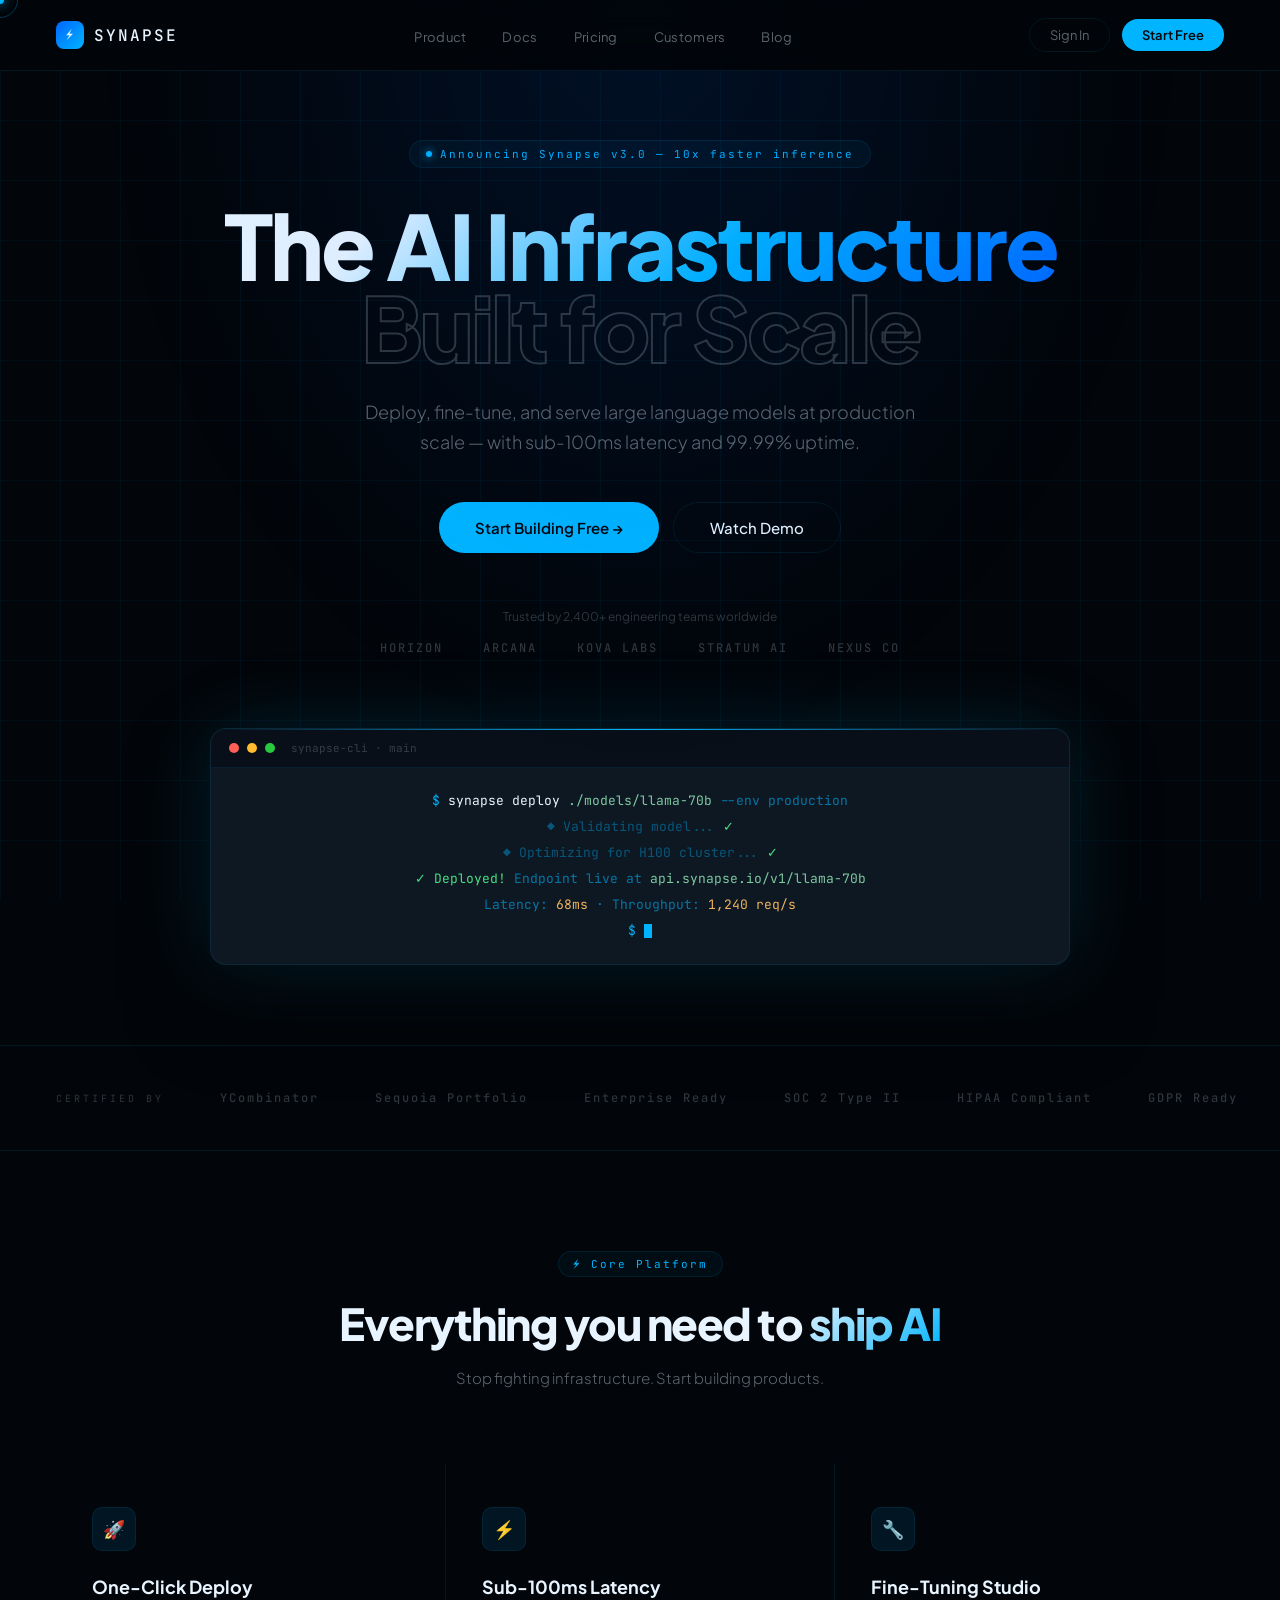
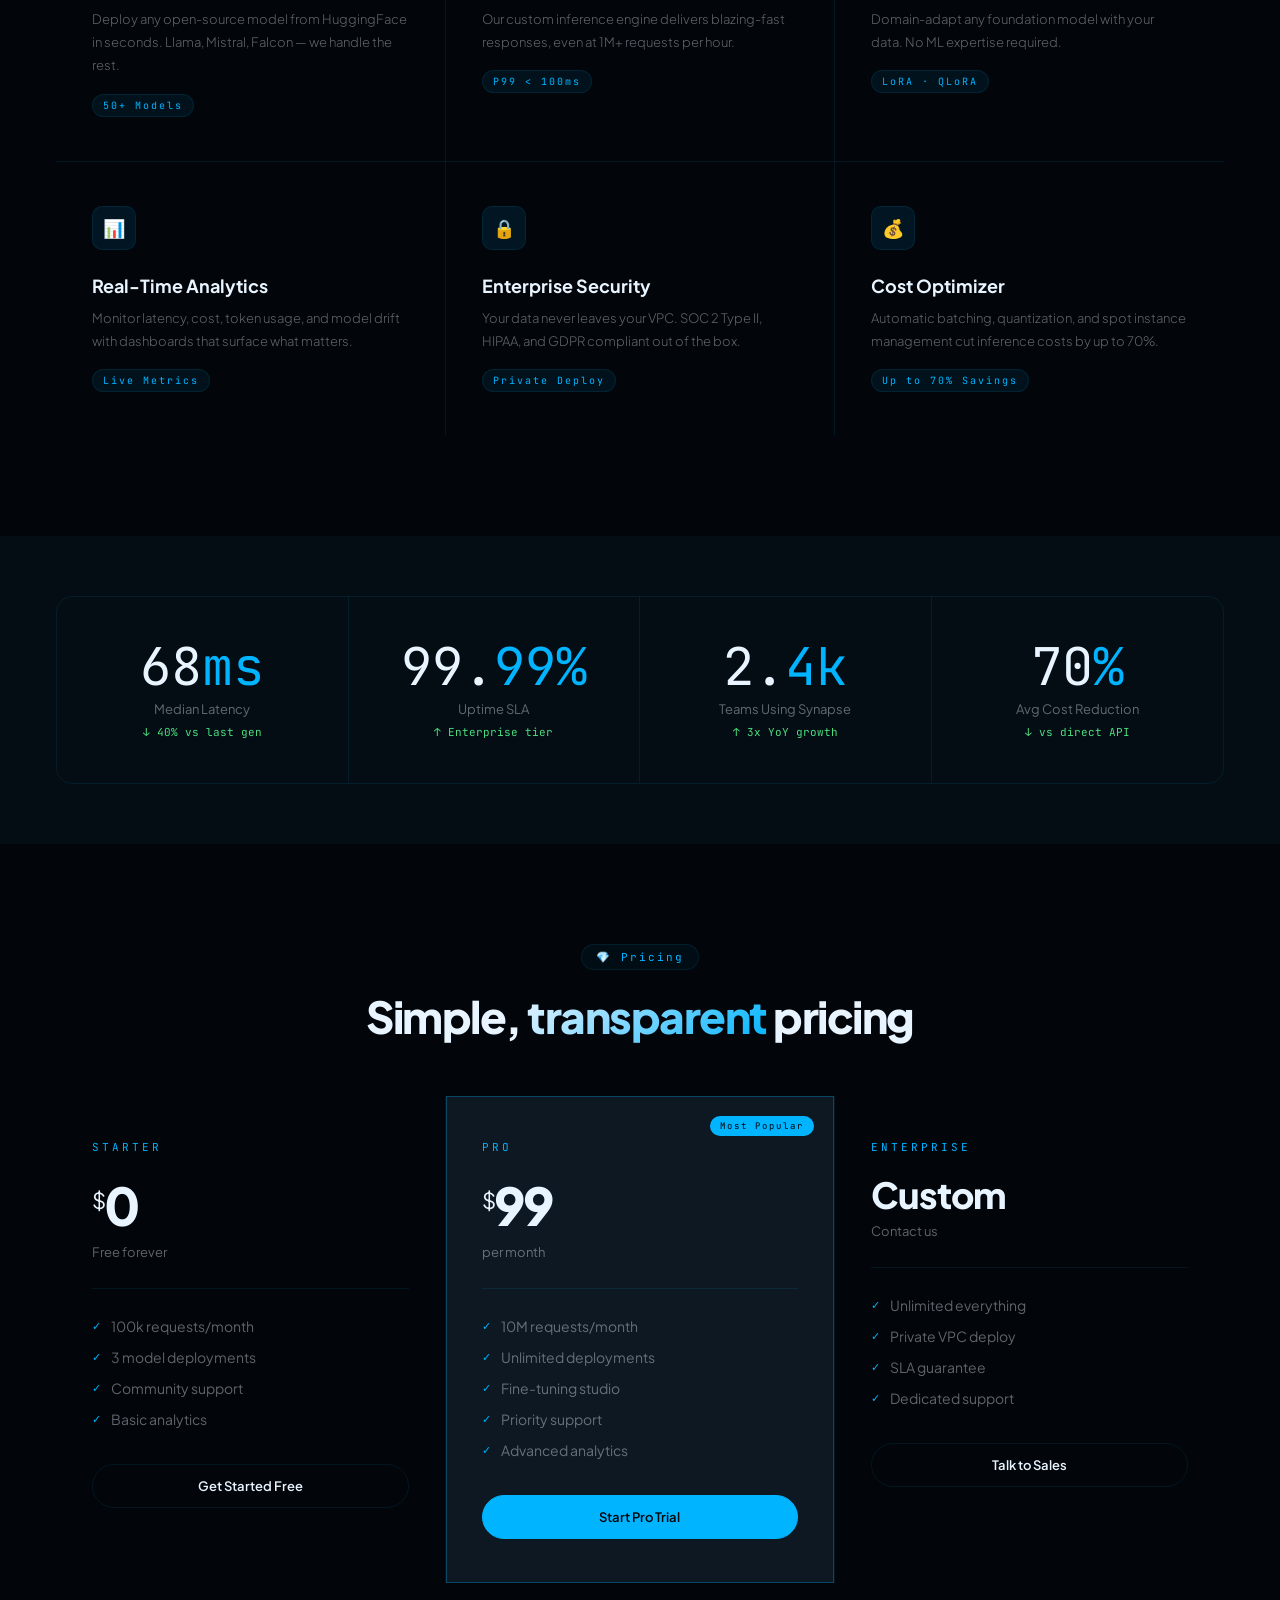
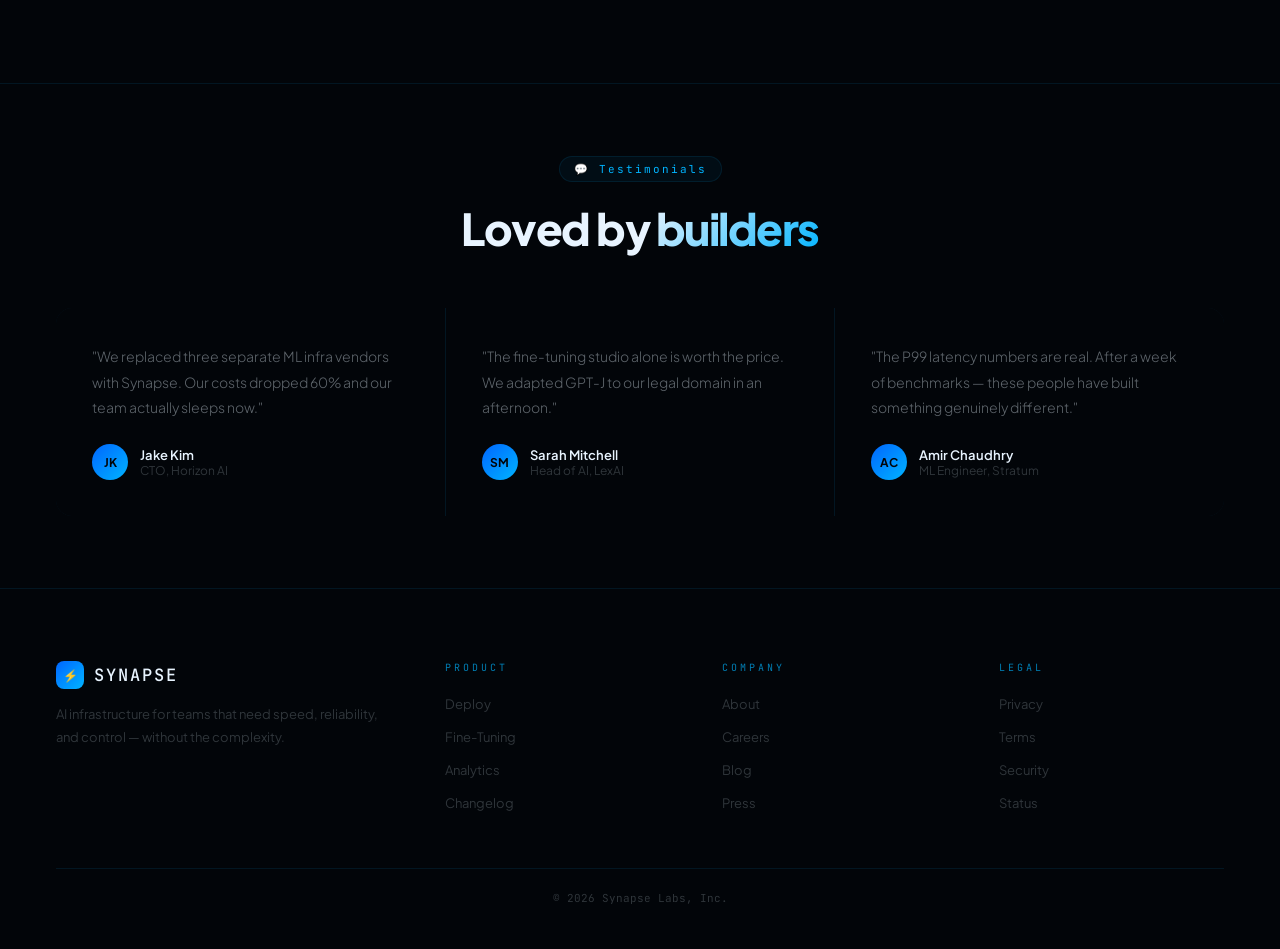
<file: subcode/site4-ai.html>
<!DOCTYPE html>
<html lang="en">
<head>
<meta charset="UTF-8"/><meta name="viewport" content="width=device-width, initial-scale=1.0"/>
<title>SYNAPSE — AI Infrastructure</title>
<link href="https://fonts.googleapis.com/css2?family=Plus+Jakarta+Sans:wght@300;400;500;600;700;800&family=JetBrains+Mono:wght@300;400;500&display=swap" rel="stylesheet"/>
<style>
*,*::before,*::after{margin:0;padding:0;box-sizing:border-box;}
:root{--void:#020509;--deep:#050d14;--dark:#080f18;--panel:#0d1822;--border:rgba(0,180,255,.1);--borderlg:rgba(0,180,255,.05);--cyan:#00b4ff;--blue:#0066ff;--glow:rgba(0,180,255,.15);--glowstr:rgba(0,180,255,.4);--white:#e8f4ff;--dim:rgba(232,244,255,.4);--dimmer:rgba(232,244,255,.2);}
html{scroll-behavior:smooth;}
body{background:var(--void);color:var(--white);font-family:'Plus Jakarta Sans',sans-serif;overflow-x:hidden;cursor:none;}
@media(max-width:768px){body{cursor:auto;}}
.cur{position:fixed;width:8px;height:8px;background:var(--cyan);border-radius:50%;pointer-events:none;z-index:9999;transform:translate(-50%,-50%);box-shadow:0 0 12px var(--cyan);}
.cur-ring{position:fixed;width:36px;height:36px;border:1px solid var(--cyan);border-radius:50%;pointer-events:none;z-index:9998;transform:translate(-50%,-50%);transition:all .2s;opacity:.3;}
@media(max-width:768px){.cur,.cur-ring{display:none;}}
body::before{content:'';position:fixed;inset:0;background-image:linear-gradient(var(--borderlg) 1px,transparent 1px),linear-gradient(90deg,var(--borderlg) 1px,transparent 1px);background-size:60px 60px;pointer-events:none;}
body::after{content:'';position:fixed;top:0;left:0;right:0;height:100vh;background:radial-gradient(ellipse at 50% 0%,rgba(0,102,255,.12),transparent 60%);pointer-events:none;}

nav{position:fixed;top:0;left:0;right:0;z-index:200;display:flex;align-items:center;justify-content:space-between;padding:18px 56px;border-bottom:1px solid var(--border);background:rgba(2,5,9,.88);backdrop-filter:blur(20px);}
.nav-logo{display:flex;align-items:center;gap:10px;font-family:'JetBrains Mono',monospace;font-size:16px;font-weight:500;letter-spacing:2px;}
.logo-icon{width:28px;height:28px;background:linear-gradient(135deg,var(--blue),var(--cyan));border-radius:8px;display:flex;align-items:center;justify-content:center;font-size:12px;flex-shrink:0;}
.nav-links{display:flex;gap:36px;list-style:none;}
.nav-links a{font-size:13px;color:var(--dim);text-decoration:none;letter-spacing:.3px;transition:color .2s;}
.nav-links a:hover{color:var(--white);}
.nav-right{display:flex;align-items:center;gap:12px;}
.btn-nav-ghost{font-size:13px;padding:8px 20px;border:1px solid var(--border);color:var(--dim);text-decoration:none;transition:all .3s;border-radius:100px;}
.btn-nav-ghost:hover{border-color:var(--cyan);color:var(--cyan);}
.btn-nav-solid{font-size:13px;font-weight:600;padding:8px 20px;background:var(--cyan);color:var(--void);text-decoration:none;transition:all .3s;border-radius:100px;}
.btn-nav-solid:hover{background:#33c6ff;box-shadow:0 0 20px var(--glowstr);}
.hamburger{display:none;flex-direction:column;gap:5px;cursor:pointer;background:none;border:none;}
.hamburger span{width:22px;height:2px;background:var(--white);display:block;border-radius:2px;}
.mob-menu{display:none;position:fixed;inset:0;background:rgba(2,5,9,.97);z-index:500;flex-direction:column;align-items:center;justify-content:center;gap:24px;}
.mob-menu.open{display:flex;}
.mob-menu a{font-family:'JetBrains Mono',monospace;font-size:14px;letter-spacing:3px;text-transform:uppercase;color:var(--white);text-decoration:none;opacity:.5;transition:all .3s;}
.mob-menu a:hover{opacity:1;color:var(--cyan);}
.mob-close{position:absolute;top:24px;right:24px;font-size:28px;color:var(--white);cursor:pointer;background:none;border:none;opacity:.4;}

/* HERO */
.hero{min-height:100vh;display:flex;flex-direction:column;align-items:center;justify-content:center;padding:140px 56px 80px;text-align:center;position:relative;}
.hero-badge{display:inline-flex;align-items:center;gap:8px;font-family:'JetBrains Mono',monospace;font-size:11px;letter-spacing:2px;padding:6px 16px;border:1px solid var(--border);color:var(--cyan);background:rgba(0,180,255,.05);border-radius:100px;margin-bottom:36px;animation:fadeDown .6s ease both;}
.badge-dot{width:6px;height:6px;border-radius:50%;background:var(--cyan);box-shadow:0 0 8px var(--cyan);animation:pulse 2s infinite;}
@keyframes pulse{0%,100%{opacity:1;}50%{opacity:.4;}}
@keyframes fadeDown{from{opacity:0;transform:translateY(-20px);}to{opacity:1;transform:translateY(0);}}
@keyframes fadeUp{from{opacity:0;transform:translateY(40px);}to{opacity:1;transform:translateY(0);}}
.hero-title{font-size:clamp(44px,7vw,100px);font-weight:800;line-height:.92;letter-spacing:-3px;margin-bottom:28px;animation:fadeUp .8s ease .1s both;}
.hero-title .grad{background:linear-gradient(135deg,var(--white) 20%,var(--cyan) 60%,var(--blue) 100%);-webkit-background-clip:text;-webkit-text-fill-color:transparent;background-clip:text;}
.hero-title .outline{color:transparent;-webkit-text-stroke:2px rgba(232,244,255,.2);}
.hero-sub{font-size:clamp(15px,2vw,18px);font-weight:300;color:var(--dim);max-width:560px;line-height:1.7;margin:0 auto 44px;animation:fadeUp .8s ease .2s both;}
.hero-actions{display:flex;gap:14px;justify-content:center;flex-wrap:wrap;animation:fadeUp .8s ease .3s both;}
.btn-primary-lg{display:inline-flex;align-items:center;gap:10px;font-size:15px;font-weight:600;padding:15px 36px;background:var(--cyan);color:var(--void);text-decoration:none;transition:all .3s;border-radius:100px;}
.btn-primary-lg:hover{background:#33c6ff;box-shadow:0 0 40px var(--glowstr);}
.btn-secondary-lg{display:inline-flex;align-items:center;gap:10px;font-size:15px;font-weight:500;padding:15px 36px;border:1px solid var(--border);color:var(--white);text-decoration:none;transition:all .3s;border-radius:100px;}
.btn-secondary-lg:hover{border-color:var(--cyan);background:var(--glow);}
.hero-trust{margin-top:56px;animation:fadeUp .8s ease .5s both;}
.trust-label{font-size:12px;color:var(--dimmer);margin-bottom:16px;}
.trust-logos{display:flex;gap:40px;justify-content:center;align-items:center;flex-wrap:wrap;}
.trust-logo{font-family:'JetBrains Mono',monospace;font-size:12px;font-weight:500;color:var(--dimmer);letter-spacing:2px;text-transform:uppercase;}
.hero-terminal{margin-top:72px;width:100%;max-width:860px;background:var(--panel);border:1px solid var(--border);position:relative;overflow:hidden;border-radius:16px;box-shadow:0 0 80px var(--glow),0 40px 80px rgba(0,0,0,.5);animation:fadeUp .8s ease .4s both;}
.hero-terminal::before{content:'';position:absolute;top:0;left:0;right:0;height:1px;background:linear-gradient(to right,transparent,var(--cyan),transparent);}
.terminal-bar{display:flex;align-items:center;gap:8px;padding:12px 18px;border-bottom:1px solid var(--border);background:var(--dark);}
.t-dot{width:10px;height:10px;border-radius:50%;}
.terminal-title{font-family:'JetBrains Mono',monospace;font-size:11px;color:var(--dimmer);margin-left:8px;}
.terminal-body{padding:20px;}
.t-line{font-family:'JetBrains Mono',monospace;font-size:13px;line-height:2;color:var(--dim);}
.t-line .prompt{color:var(--cyan);}
.t-line .cmd{color:var(--white);}
.t-line .out{color:rgba(0,180,255,.6);}
.t-line .str{color:#7ec8a0;}
.t-line .num{color:#f0b35b;}
.t-cursor{display:inline-block;width:8px;height:14px;background:var(--cyan);animation:blink 1s step-end infinite;vertical-align:middle;}
@keyframes blink{0%,100%{opacity:1;}50%{opacity:0;}}

/* LOGOS */
.logos-row{padding:44px 56px;border-top:1px solid var(--border);border-bottom:1px solid var(--border);display:flex;align-items:center;gap:56px;overflow:hidden;flex-wrap:nowrap;}
.logos-label{font-family:'JetBrains Mono',monospace;font-size:10px;letter-spacing:3px;text-transform:uppercase;color:var(--dimmer);white-space:nowrap;flex-shrink:0;}
.logos-track{display:flex;gap:56px;animation:ticker 20s linear infinite;}
.logos-track span{font-family:'JetBrains Mono',monospace;font-size:12px;font-weight:500;color:var(--dimmer);letter-spacing:2px;white-space:nowrap;}
@keyframes ticker{0%{transform:translateX(0);}100%{transform:translateX(-50%);}}

/* FEATURES */
.features{padding:100px 56px;}
.feat-header{text-align:center;margin-bottom:72px;}
.section-chip{display:inline-flex;align-items:center;gap:6px;font-family:'JetBrains Mono',monospace;font-size:11px;letter-spacing:2px;padding:5px 14px;border:1px solid var(--border);color:var(--cyan);background:rgba(0,180,255,.05);border-radius:100px;margin-bottom:18px;}
.section-title{font-size:clamp(28px,4vw,44px);font-weight:800;letter-spacing:-1.5px;margin-bottom:14px;}
.section-title .grad{background:linear-gradient(135deg,var(--white),var(--cyan));-webkit-background-clip:text;-webkit-text-fill-color:transparent;background-clip:text;}
.section-sub{font-size:15px;font-weight:300;color:var(--dim);max-width:480px;margin:0 auto;line-height:1.7;}
.feat-grid{display:grid;grid-template-columns:repeat(3,1fr);gap:1px;background:var(--border);border-radius:16px;overflow:hidden;}
.feat-card{background:var(--void);padding:44px 36px;position:relative;overflow:hidden;transition:background .4s;}
.feat-card::before{content:'';position:absolute;top:0;left:0;right:0;height:2px;background:linear-gradient(to right,transparent,var(--cyan),transparent);opacity:0;transition:opacity .4s;}
.feat-card:hover{background:var(--panel);}
.feat-card:hover::before{opacity:1;}
.feat-icon{width:44px;height:44px;background:rgba(0,180,255,.1);border:1px solid var(--border);border-radius:10px;display:flex;align-items:center;justify-content:center;font-size:18px;margin-bottom:24px;transition:all .4s;}
.feat-card:hover .feat-icon{background:rgba(0,180,255,.2);border-color:var(--cyan);box-shadow:0 0 20px var(--glow);}
.feat-title{font-size:18px;font-weight:700;margin-bottom:10px;}
.feat-desc{font-size:13px;font-weight:300;color:var(--dim);line-height:1.8;}
.feat-badge{display:inline-block;margin-top:16px;font-family:'JetBrains Mono',monospace;font-size:10px;letter-spacing:2px;padding:4px 10px;background:rgba(0,180,255,.08);border:1px solid var(--border);color:var(--cyan);border-radius:100px;}

/* METRICS */
.metrics{padding:60px 56px;background:var(--deep);}
.metrics-inner{display:grid;grid-template-columns:repeat(4,1fr);border:1px solid var(--border);border-radius:16px;overflow:hidden;}
.metric{padding:44px 36px;border-right:1px solid var(--border);text-align:center;}
.metric:last-child{border-right:none;}
.metric-val{font-family:'JetBrains Mono',monospace;font-size:52px;font-weight:400;line-height:1;}
.metric-val span{color:var(--cyan);}
.metric-label{font-size:13px;color:var(--dim);margin-top:8px;}
.metric-trend{font-family:'JetBrains Mono',monospace;font-size:11px;color:#4ade80;margin-top:8px;}

/* PRICING */
.pricing{padding:100px 56px;}
.plans{display:grid;grid-template-columns:repeat(3,1fr);gap:1px;background:var(--border);border-radius:16px;overflow:hidden;}
.plan{background:var(--void);padding:44px 36px;position:relative;overflow:hidden;}
.plan.featured{background:var(--panel);}
.plan.featured::before{content:'';position:absolute;inset:0;border:1px solid rgba(0,180,255,.3);pointer-events:none;border-radius:inherit;}
.plan-badge{position:absolute;top:20px;right:20px;font-family:'JetBrains Mono',monospace;font-size:9px;letter-spacing:2px;padding:4px 10px;background:var(--cyan);color:var(--void);border-radius:100px;}
.plan-name{font-family:'JetBrains Mono',monospace;font-size:11px;letter-spacing:3px;text-transform:uppercase;color:var(--cyan);margin-bottom:18px;}
.plan-price{font-size:52px;font-weight:800;letter-spacing:-2px;margin-bottom:6px;}
.plan-price sup{font-size:22px;font-weight:400;vertical-align:top;margin-top:14px;display:inline-block;}
.plan-period{font-size:13px;color:var(--dim);margin-bottom:28px;}
.plan-divider{height:1px;background:var(--border);margin-bottom:28px;}
.plan-features{list-style:none;display:flex;flex-direction:column;gap:13px;margin-bottom:36px;}
.plan-features li{display:flex;align-items:center;gap:10px;font-size:14px;color:var(--dim);}
.plan-features li::before{content:'✓';color:var(--cyan);font-family:'JetBrains Mono',monospace;font-size:11px;flex-shrink:0;}
.plan-cta{display:block;text-align:center;font-size:13px;font-weight:600;padding:13px;border:1px solid var(--border);color:var(--white);text-decoration:none;transition:all .3s;border-radius:100px;}
.plan-cta:hover{border-color:var(--cyan);background:rgba(0,180,255,.08);color:var(--cyan);}
.plan.featured .plan-cta{background:var(--cyan);color:var(--void);border-color:var(--cyan);}
.plan.featured .plan-cta:hover{background:#33c6ff;box-shadow:0 0 30px var(--glowstr);}

/* PROOF */
.proof{padding:72px 56px;border-top:1px solid var(--border);}
.proof-grid{display:grid;grid-template-columns:repeat(3,1fr);gap:1px;background:var(--border);border-radius:16px;overflow:hidden;}
.proof-card{background:var(--void);padding:36px;}
.proof-quote{font-size:14px;font-weight:300;line-height:1.8;color:var(--dim);margin-bottom:24px;}
.proof-author{display:flex;align-items:center;gap:12px;}
.proof-avatar{width:36px;height:36px;border-radius:50%;background:linear-gradient(135deg,var(--blue),var(--cyan));display:flex;align-items:center;justify-content:center;font-size:12px;font-weight:700;color:var(--void);flex-shrink:0;}
.proof-name{font-size:13px;font-weight:600;}
.proof-role{font-size:12px;color:var(--dimmer);}

/* FOOTER */
footer{padding:72px 56px 44px;border-top:1px solid var(--border);}
.footer-top{display:grid;grid-template-columns:1.5fr 1fr 1fr 1fr;gap:52px;margin-bottom:56px;}
.footer-logo-wrap{display:flex;align-items:center;gap:10px;margin-bottom:14px;}
.footer-logo{font-family:'JetBrains Mono',monospace;font-size:17px;font-weight:500;letter-spacing:2px;}
.footer-desc{font-size:13px;color:var(--dimmer);line-height:1.8;}
.footer-col-h{font-family:'JetBrains Mono',monospace;font-size:10px;letter-spacing:3px;text-transform:uppercase;color:var(--cyan);margin-bottom:18px;opacity:.7;}
.footer-links{list-style:none;display:flex;flex-direction:column;gap:12px;}
.footer-links a{font-size:13px;color:var(--dimmer);text-decoration:none;transition:color .2s;}
.footer-links a:hover{color:var(--white);}
.footer-bottom{display:flex;justify-content:center;padding-top:22px;border-top:1px solid var(--border);}
.footer-copy{font-family:'JetBrains Mono',monospace;font-size:11px;color:var(--dimmer);}

/* RESPONSIVE */
@media(max-width:1024px){
  .feat-grid{grid-template-columns:1fr 1fr;}
  .metrics-inner{grid-template-columns:1fr 1fr;}
  .metric:nth-child(2){border-right:none;}
  .metric:nth-child(3),.metric:nth-child(4){border-top:1px solid var(--border);}
  .plans{grid-template-columns:1fr;}
  .plan.featured::before{border-radius:0;}
  .proof-grid{grid-template-columns:1fr;}
  footer .footer-top{grid-template-columns:1fr 1fr;gap:32px;}
}
@media(max-width:768px){
  nav{padding:14px 20px;}
  .nav-links,.nav-right{display:none;}
  .hamburger{display:flex;}
  .hero{padding:100px 20px 60px;}
  .trust-logos{gap:20px;}
  .logos-row{padding:32px 20px;}
  .features{padding:60px 20px;}
  .feat-grid{grid-template-columns:1fr;}
  .metrics{padding:40px 20px;}
  .metrics-inner{grid-template-columns:1fr;}
  .metric{border-right:none;border-bottom:1px solid var(--border);}
  .metric:last-child{border-bottom:none;}
  .pricing{padding:60px 20px;}
  .proof{padding:48px 20px;}
  footer{padding:48px 20px 32px;}
  footer .footer-top{grid-template-columns:1fr;}
  .hero-terminal{border-radius:12px;}
}
@media(max-width:480px){
  .hero-title{letter-spacing:-2px;}
}
</style>
</head>
<body>
<div class="cur" id="cur"></div><div class="cur-ring" id="curRing"></div>
<div class="mob-menu" id="mobMenu">
  <button class="mob-close" id="mobClose">✕</button>
  <a href="#">Product</a><a href="#">Docs</a><a href="#">Pricing</a><a href="#">Customers</a><a href="#">Blog</a>
  <a href="#" style="margin-top:16px;padding:12px 32px;background:var(--cyan);color:var(--void);border-radius:100px;font-weight:600;">Start Free</a>
</div>
<nav>
  <div class="nav-logo"><div class="logo-icon">⚡</div>SYNAPSE</div>
  <ul class="nav-links"><li><a href="#">Product</a></li><li><a href="#">Docs</a></li><li><a href="#">Pricing</a></li><li><a href="#">Customers</a></li><li><a href="#">Blog</a></li></ul>
  <div class="nav-right"><a href="#" class="btn-nav-ghost">Sign In</a><a href="#" class="btn-nav-solid">Start Free</a></div>
  <button class="hamburger" id="hamburger"><span></span><span></span><span></span></button>
</nav>
<section class="hero">
  <div class="hero-badge"><div class="badge-dot"></div>Announcing Synapse v3.0 — 10x faster inference</div>
  <h1 class="hero-title"><span class="grad">The AI Infrastructure</span><br/><span class="outline">Built for Scale</span></h1>
  <p class="hero-sub">Deploy, fine-tune, and serve large language models at production scale — with sub-100ms latency and 99.99% uptime.</p>
  <div class="hero-actions"><a href="#" class="btn-primary-lg">Start Building Free →</a><a href="#" class="btn-secondary-lg">Watch Demo</a></div>
  <div class="hero-trust">
    <div class="trust-label">Trusted by 2,400+ engineering teams worldwide</div>
    <div class="trust-logos"><div class="trust-logo">Horizon</div><div class="trust-logo">Arcana</div><div class="trust-logo">Kova Labs</div><div class="trust-logo">Stratum AI</div><div class="trust-logo">Nexus Co</div></div>
  </div>
  <div class="hero-terminal">
    <div class="terminal-bar"><div class="t-dot" style="background:#ff5f57"></div><div class="t-dot" style="background:#febc2e"></div><div class="t-dot" style="background:#28c840"></div><div class="terminal-title">synapse-cli · main</div></div>
    <div class="terminal-body">
      <div class="t-line"><span class="prompt">$</span> <span class="cmd">synapse deploy</span> <span class="str">./models/llama-70b</span> <span class="out">--env production</span></div>
      <div class="t-line" style="color:rgba(0,180,255,.4)">  ◆ Validating model... <span style="color:#4ade80">✓</span></div>
      <div class="t-line" style="color:rgba(0,180,255,.4)">  ◆ Optimizing for H100 cluster... <span style="color:#4ade80">✓</span></div>
      <div class="t-line"><span style="color:#4ade80">✓ Deployed!</span> <span class="out">Endpoint live at</span> <span class="str">api.synapse.io/v1/llama-70b</span></div>
      <div class="t-line"><span class="out">  Latency: </span><span class="num">68ms</span> <span class="out">· Throughput: </span><span class="num">1,240 req/s</span></div>
      <div class="t-line"><span class="prompt">$</span> <div class="t-cursor"></div></div>
    </div>
  </div>
</section>
<div class="logos-row"><div class="logos-label">Certified by</div><div class="logos-track"><span>YCombinator</span><span>Sequoia Portfolio</span><span>Enterprise Ready</span><span>SOC 2 Type II</span><span>HIPAA Compliant</span><span>GDPR Ready</span><span>YCombinator</span><span>Sequoia Portfolio</span><span>Enterprise Ready</span><span>SOC 2 Type II</span><span>HIPAA Compliant</span><span>GDPR Ready</span></div></div>
<section class="features">
  <div class="feat-header"><div class="section-chip">⚡ Core Platform</div><h2 class="section-title">Everything you need to <span class="grad">ship AI</span></h2><p class="section-sub">Stop fighting infrastructure. Start building products.</p></div>
  <div class="feat-grid">
    <div class="feat-card"><div class="feat-icon">🚀</div><div class="feat-title">One-Click Deploy</div><p class="feat-desc">Deploy any open-source model from HuggingFace in seconds. Llama, Mistral, Falcon — we handle the rest.</p><span class="feat-badge">50+ Models</span></div>
    <div class="feat-card"><div class="feat-icon">⚡</div><div class="feat-title">Sub-100ms Latency</div><p class="feat-desc">Our custom inference engine delivers blazing-fast responses, even at 1M+ requests per hour.</p><span class="feat-badge">P99 &lt; 100ms</span></div>
    <div class="feat-card"><div class="feat-icon">🔧</div><div class="feat-title">Fine-Tuning Studio</div><p class="feat-desc">Domain-adapt any foundation model with your data. No ML expertise required.</p><span class="feat-badge">LoRA · QLoRA</span></div>
    <div class="feat-card"><div class="feat-icon">📊</div><div class="feat-title">Real-Time Analytics</div><p class="feat-desc">Monitor latency, cost, token usage, and model drift with dashboards that surface what matters.</p><span class="feat-badge">Live Metrics</span></div>
    <div class="feat-card"><div class="feat-icon">🔒</div><div class="feat-title">Enterprise Security</div><p class="feat-desc">Your data never leaves your VPC. SOC 2 Type II, HIPAA, and GDPR compliant out of the box.</p><span class="feat-badge">Private Deploy</span></div>
    <div class="feat-card"><div class="feat-icon">💰</div><div class="feat-title">Cost Optimizer</div><p class="feat-desc">Automatic batching, quantization, and spot instance management cut inference costs by up to 70%.</p><span class="feat-badge">Up to 70% Savings</span></div>
  </div>
</section>
<div class="metrics"><div class="metrics-inner">
  <div class="metric"><div class="metric-val">68<span>ms</span></div><div class="metric-label">Median Latency</div><div class="metric-trend">↓ 40% vs last gen</div></div>
  <div class="metric"><div class="metric-val">99.<span>99%</span></div><div class="metric-label">Uptime SLA</div><div class="metric-trend">↑ Enterprise tier</div></div>
  <div class="metric"><div class="metric-val">2.<span>4k</span></div><div class="metric-label">Teams Using Synapse</div><div class="metric-trend">↑ 3x YoY growth</div></div>
  <div class="metric"><div class="metric-val">70<span>%</span></div><div class="metric-label">Avg Cost Reduction</div><div class="metric-trend">↓ vs direct API</div></div>
</div></div>
<section class="pricing">
  <div class="feat-header" style="margin-bottom:52px;"><div class="section-chip">💎 Pricing</div><h2 class="section-title">Simple, <span class="grad">transparent</span> pricing</h2></div>
  <div class="plans">
    <div class="plan"><div class="plan-name">Starter</div><div class="plan-price"><sup>$</sup>0</div><div class="plan-period">Free forever</div><div class="plan-divider"></div><ul class="plan-features"><li>100k requests/month</li><li>3 model deployments</li><li>Community support</li><li>Basic analytics</li></ul><a href="#" class="plan-cta">Get Started Free</a></div>
    <div class="plan featured"><div class="plan-badge">Most Popular</div><div class="plan-name">Pro</div><div class="plan-price"><sup>$</sup>99</div><div class="plan-period">per month</div><div class="plan-divider"></div><ul class="plan-features"><li>10M requests/month</li><li>Unlimited deployments</li><li>Fine-tuning studio</li><li>Priority support</li><li>Advanced analytics</li></ul><a href="#" class="plan-cta">Start Pro Trial</a></div>
    <div class="plan"><div class="plan-name">Enterprise</div><div class="plan-price" style="font-size:36px;letter-spacing:-1px;">Custom</div><div class="plan-period">Contact us</div><div class="plan-divider"></div><ul class="plan-features"><li>Unlimited everything</li><li>Private VPC deploy</li><li>SLA guarantee</li><li>Dedicated support</li></ul><a href="#" class="plan-cta">Talk to Sales</a></div>
  </div>
</section>
<section class="proof">
  <div class="feat-header" style="margin-bottom:52px;"><div class="section-chip">💬 Testimonials</div><h2 class="section-title">Loved by <span class="grad">builders</span></h2></div>
  <div class="proof-grid">
    <div class="proof-card"><p class="proof-quote">"We replaced three separate ML infra vendors with Synapse. Our costs dropped 60% and our team actually sleeps now."</p><div class="proof-author"><div class="proof-avatar">JK</div><div><div class="proof-name">Jake Kim</div><div class="proof-role">CTO, Horizon AI</div></div></div></div>
    <div class="proof-card"><p class="proof-quote">"The fine-tuning studio alone is worth the price. We adapted GPT-J to our legal domain in an afternoon."</p><div class="proof-author"><div class="proof-avatar">SM</div><div><div class="proof-name">Sarah Mitchell</div><div class="proof-role">Head of AI, LexAI</div></div></div></div>
    <div class="proof-card"><p class="proof-quote">"The P99 latency numbers are real. After a week of benchmarks — these people have built something genuinely different."</p><div class="proof-author"><div class="proof-avatar">AC</div><div><div class="proof-name">Amir Chaudhry</div><div class="proof-role">ML Engineer, Stratum</div></div></div></div>
  </div>
</section>
<footer>
  <div class="footer-top">
    <div><div class="footer-logo-wrap"><div class="logo-icon">⚡</div><div class="footer-logo">SYNAPSE</div></div><p class="footer-desc">AI infrastructure for teams that need speed, reliability, and control — without the complexity.</p></div>
    <div><div class="footer-col-h">Product</div><ul class="footer-links"><li><a href="#">Deploy</a></li><li><a href="#">Fine-Tuning</a></li><li><a href="#">Analytics</a></li><li><a href="#">Changelog</a></li></ul></div>
    <div><div class="footer-col-h">Company</div><ul class="footer-links"><li><a href="#">About</a></li><li><a href="#">Careers</a></li><li><a href="#">Blog</a></li><li><a href="#">Press</a></li></ul></div>
    <div><div class="footer-col-h">Legal</div><ul class="footer-links"><li><a href="#">Privacy</a></li><li><a href="#">Terms</a></li><li><a href="#">Security</a></li><li><a href="#">Status</a></li></ul></div>
  </div>
  <div class="footer-bottom"><div class="footer-copy">© 2026 Synapse Labs, Inc.</div></div>
</footer>
<script>
const cur=document.getElementById('cur'),ring=document.getElementById('curRing');
let mx=0,my=0,rx=0,ry=0;
document.addEventListener('mousemove',e=>{mx=e.clientX;my=e.clientY;cur.style.left=mx+'px';cur.style.top=my+'px';});
function ar(){rx+=(mx-rx)*.12;ry+=(my-ry)*.12;ring.style.left=rx+'px';ring.style.top=ry+'px';requestAnimationFrame(ar);}ar();
document.querySelectorAll('a,button').forEach(el=>{el.addEventListener('mouseenter',()=>{ring.style.width='56px';ring.style.height='56px';ring.style.opacity='.5';});el.addEventListener('mouseleave',()=>{ring.style.width='36px';ring.style.height='36px';ring.style.opacity='.3';});});
document.getElementById('hamburger').addEventListener('click',()=>document.getElementById('mobMenu').classList.add('open'));
document.getElementById('mobClose').addEventListener('click',()=>document.getElementById('mobMenu').classList.remove('open'));
const obs=new IntersectionObserver(e=>e.forEach(x=>{if(x.isIntersecting)x.target.style.animation='fadeUp .6s ease forwards';}),{threshold:.1});
document.querySelectorAll('.feat-card,.proof-card,.plan').forEach(el=>{el.style.opacity='0';obs.observe(el);});
</script>
</body>
</html>
</file>
